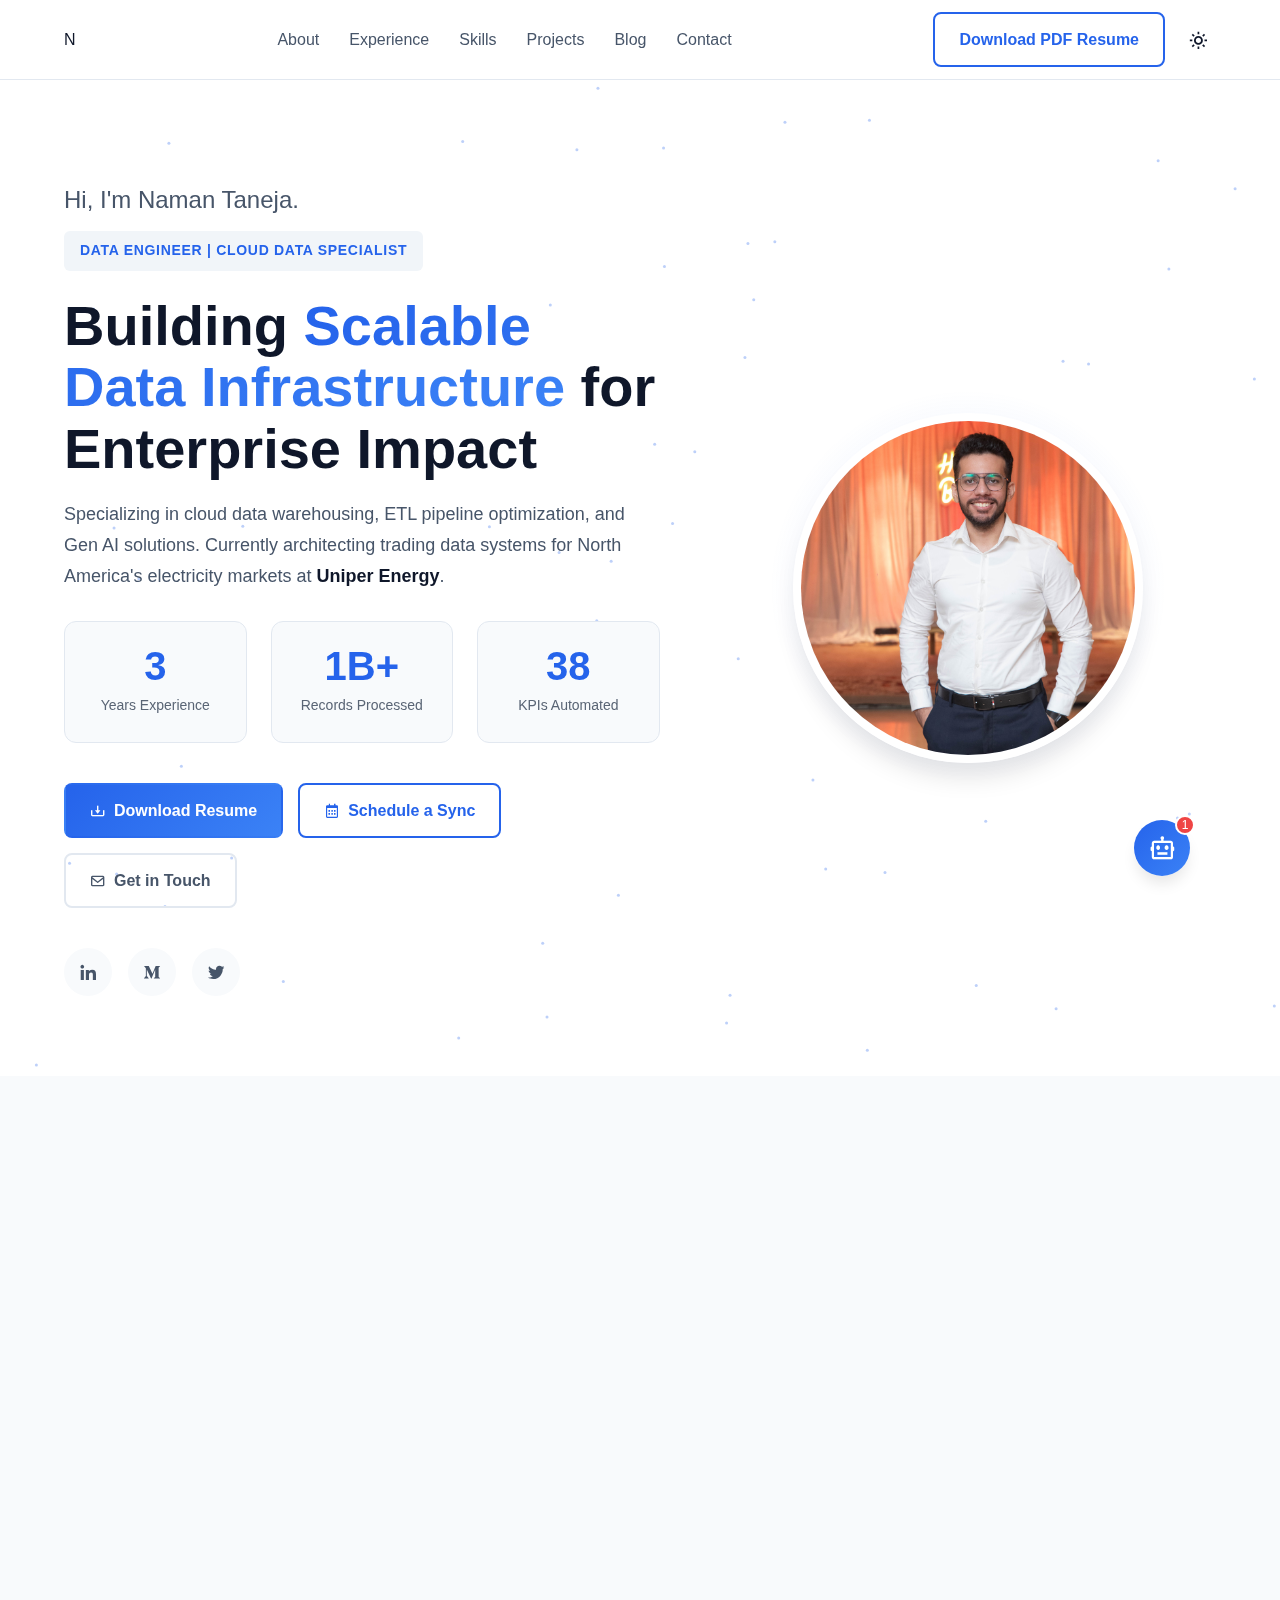
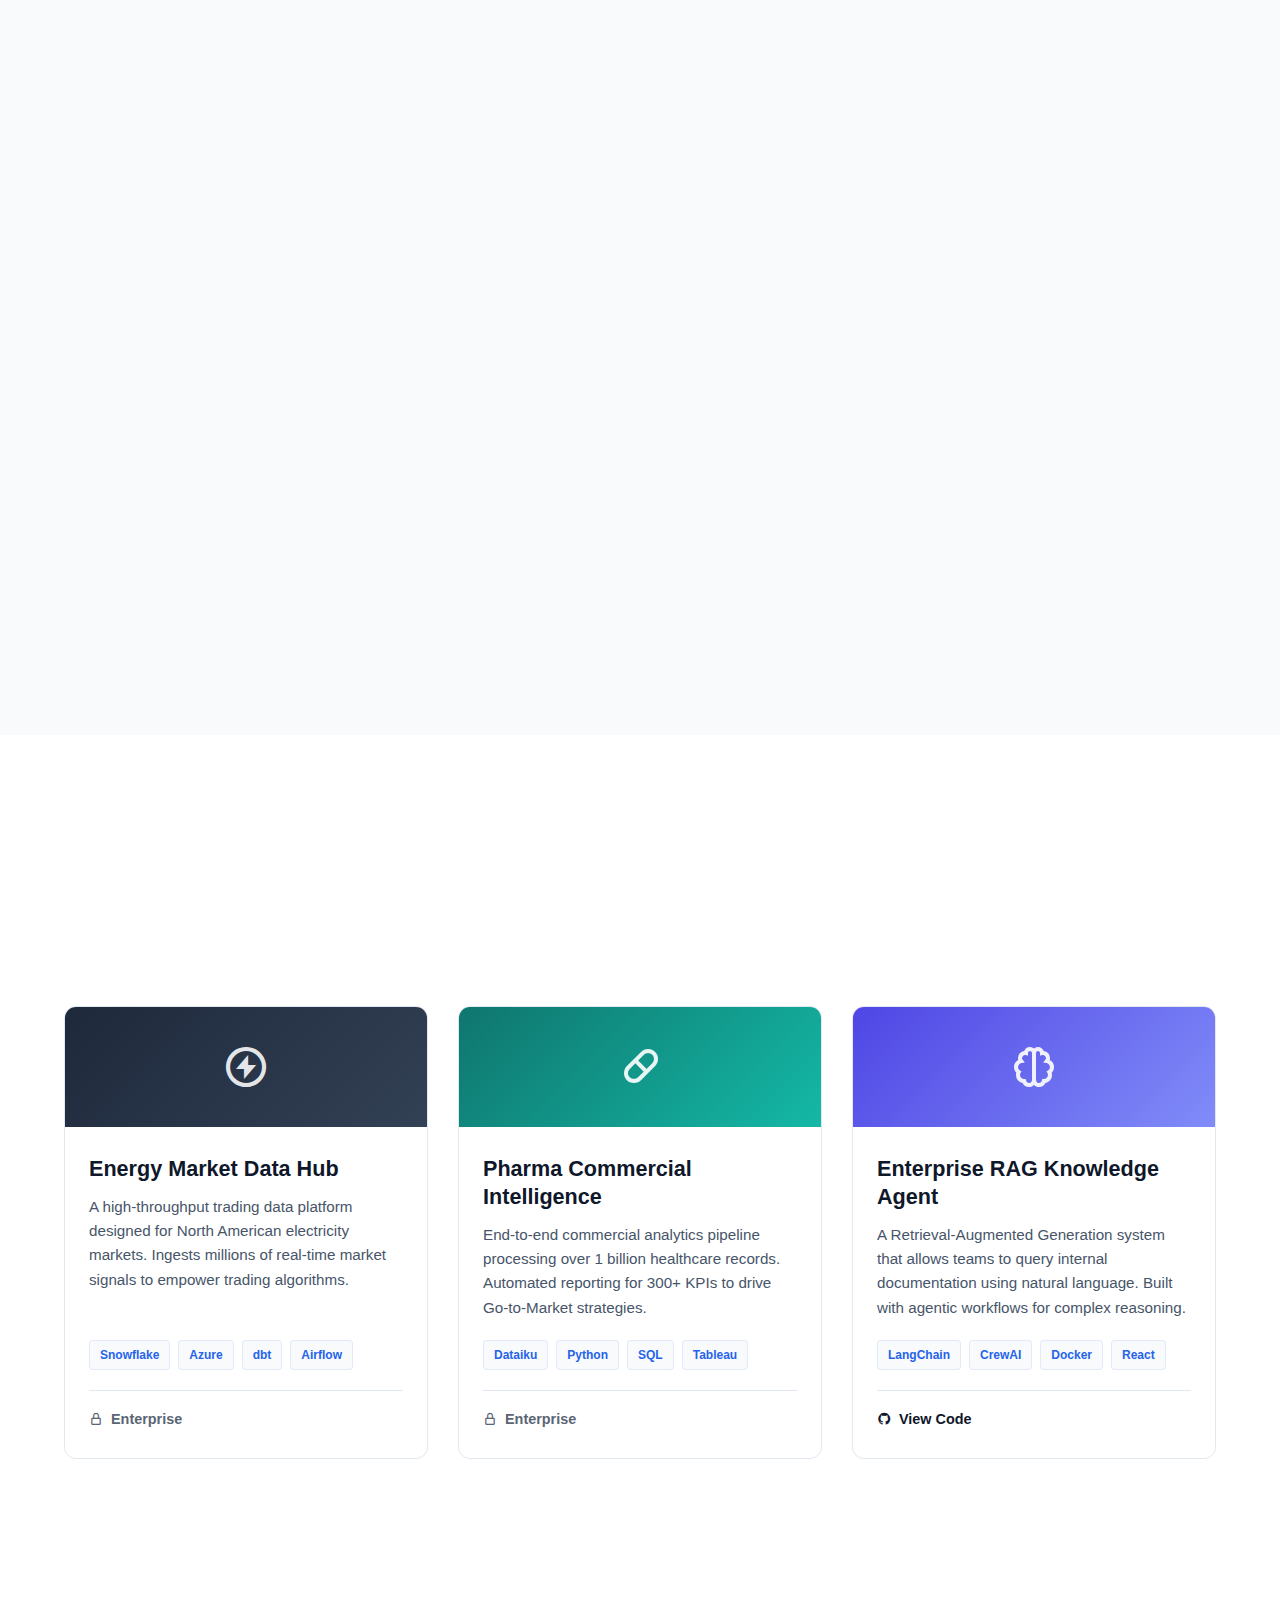
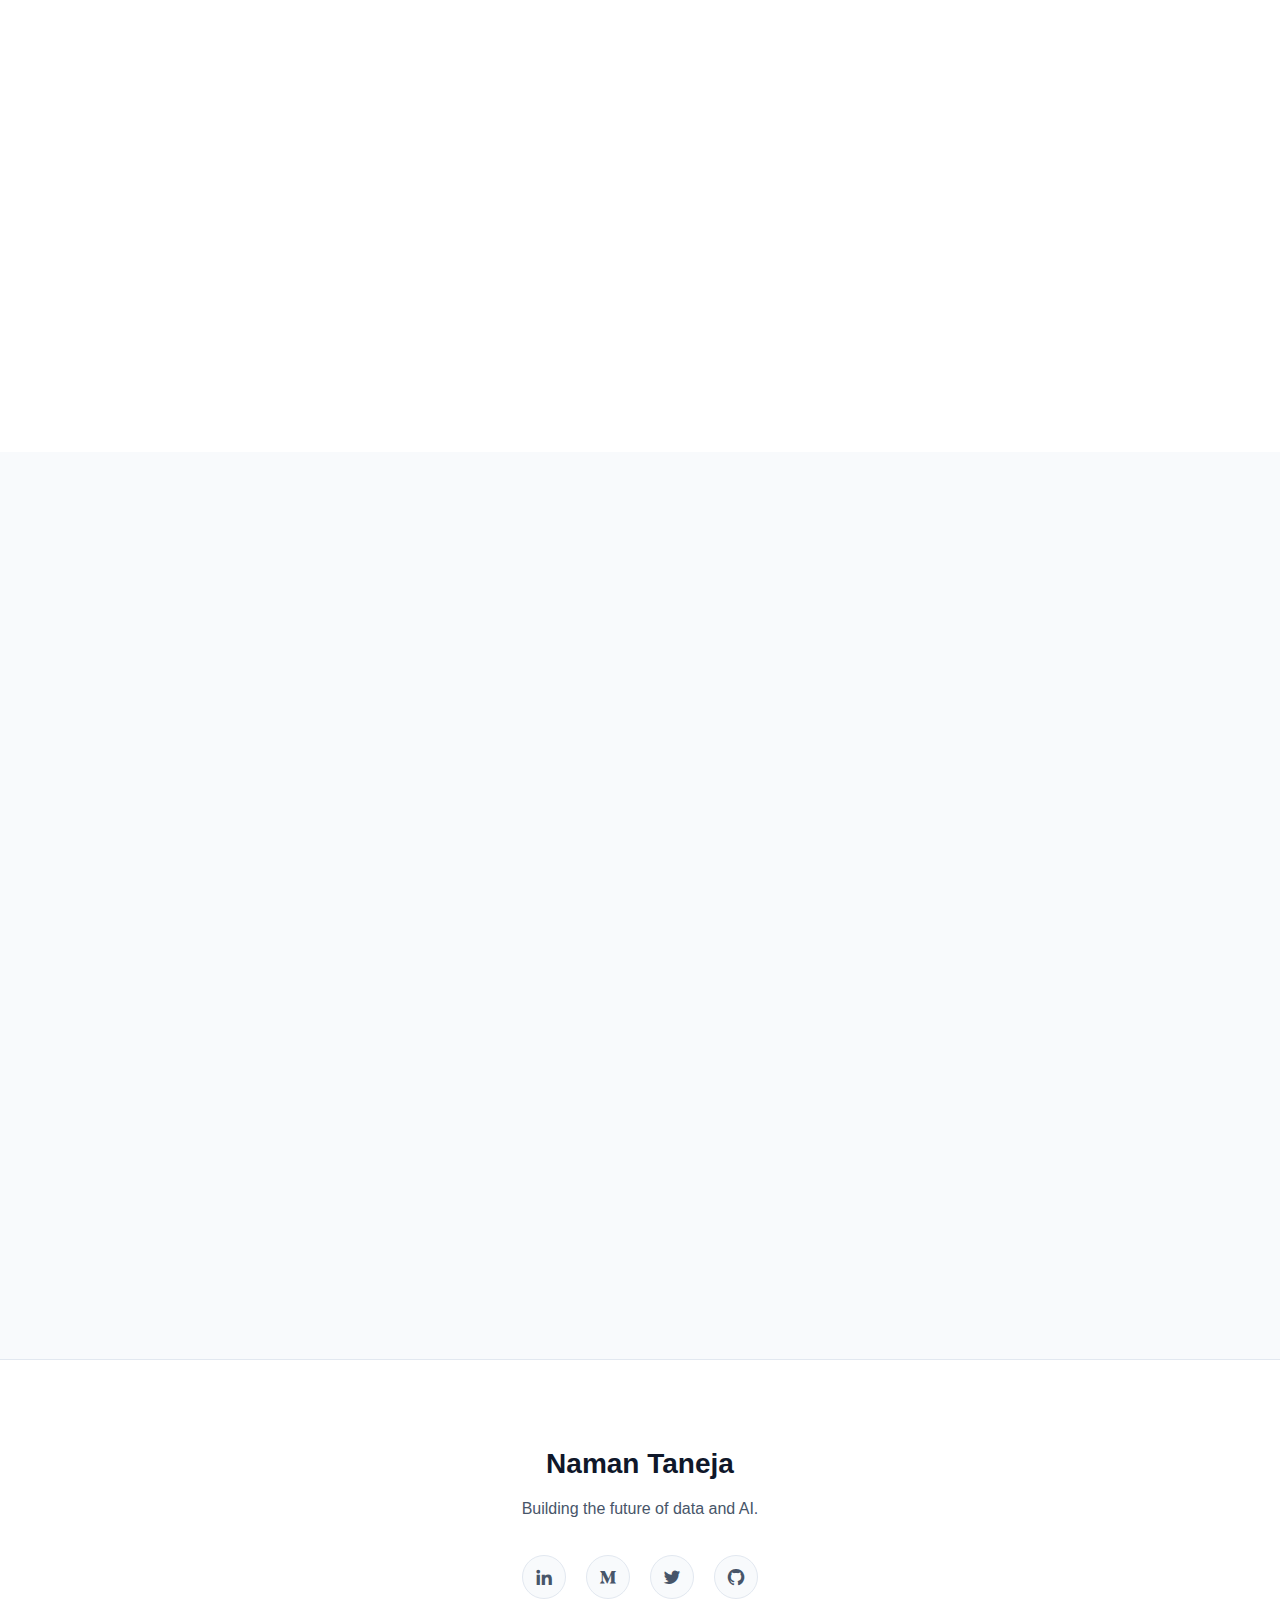
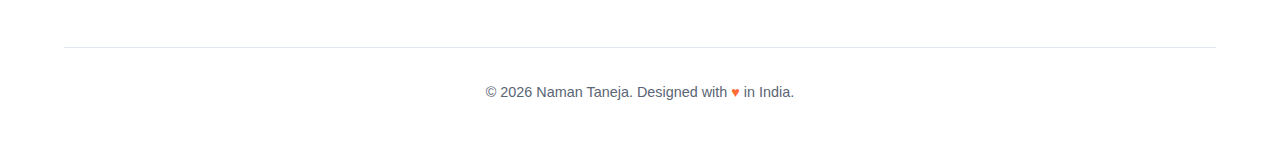
<file: index.html>
<!DOCTYPE html>
<html lang="en">

<head>
    <meta charset="UTF-8">
    <meta name="viewport" content="width=device-width, initial-scale=1.0">
    <meta name="description"
        content="Naman Taneja - Data Engineer specializing in cloud data platforms, ETL pipelines, and analytics. Currently building trading data infrastructure at Uniper.">
    <meta name="keywords" content="Data Engineer, Snowflake, Azure, DBT, Python, SQL, ETL, Data Pipeline">
    <meta name="author" content="Naman Taneja">

    <!-- Open Graph / Social Media -->
    <meta property="og:title" content="Naman Taneja | Data Engineer">
    <meta property="og:description"
        content="Data Engineer specializing in cloud data platforms and analytics infrastructure.">
    <meta property="og:type" content="website">

    <title>Naman Taneja | Data Engineer</title>

    <!-- Favicon -->
    <link rel="icon" type="image/svg+xml"
        href="data:image/svg+xml,<svg xmlns='http://www.w3.org/2000/svg' viewBox='0 0 100 100'><circle cx='50' cy='50' r='45' fill='%23ff6b35'/><text x='50' y='65' font-family='Arial' font-size='50' font-weight='bold' fill='white' text-anchor='middle'>N</text></svg>">

    <!-- Meta Tags -->
    <link rel="manifest" href="manifest.json">
    <meta name="theme-color" content="#2563eb">

    <script>
        if ('serviceWorker' in navigator && (window.location.protocol === 'https:' || window.location.hostname === 'localhost' || window.location.hostname === '127.0.0.1')) {
            navigator.serviceWorker.register('sw.js')
                .then(() => console.log('Service Worker Registered'))
                .catch((err) => console.log('Service Worker Failed', err));
        }
    </script>


    <!-- JSON-LD Structured Data (SEO) -->
    <script type="application/ld+json">
    {
        "@context": "https://schema.org",
        "@type": "Person",
        "name": "Naman Taneja",
        "jobTitle": "Data Engineer",
        "email": "er.namantaneja@gmail.com",
        "url": "https://namantaneja.com",
        "sameAs": [
            "https://www.linkedin.com/in/namantaneja167/",
            "https://medium.com/@namantaneja167",
            "https://x.com/naman_taneja_",
            "https://github.com/namantaneja167"
        ],
        "description": "Data Engineer specializing in cloud data platforms, ETL pipelines, and Gen AI solutions.",
        "worksFor": {
            "@type": "Organization",
            "name": "Uniper Energy"
        },
        "alumniOf": {
            "@type": "Organization",
            "name": "ZS Associates"
        }
    }
    </script>

    <!-- Content Security Policy -->
    <meta http-equiv="Content-Security-Policy" content="
        default-src 'self'; 
        script-src 'self' https://unpkg.com; 
        style-src 'self' 'unsafe-inline' https://fonts.googleapis.com https://unpkg.com; 
        font-src 'self' https://fonts.gstatic.com https://unpkg.com; 
        img-src 'self' data: https://*.medium.com https://img.icons8.com; 
        connect-src 'self' https://api.rss2json.com;
        form-action 'self' https://formspree.io;
        object-src 'none';
        frame-src 'none';
        base-uri 'self';
    ">

    <!-- Google Fonts - Modern Professional Pairing -->
    <link rel="preconnect" href="https://fonts.googleapis.com">
    <link rel="preconnect" href="https://fonts.gstatic.com" crossorigin>
    <link
        href="https://fonts.googleapis.com/css2?family=Open+Sans:wght@300;400;500;600;700&family=Poppins:wght@400;500;600;700;800&display=swap"
        rel="stylesheet">

    <!-- AOS Animation Library -->
    <link href="https://unpkg.com/aos@2.3.1/dist/aos.css" rel="stylesheet">

    <!-- Box Icons -->
    <link href="https://unpkg.com/boxicons@2.1.4/css/boxicons.min.css" rel="stylesheet">

    <!-- Custom CSS -->
    <link rel="stylesheet" href="css/style.css">
</head>

<body>
    <!-- Skip to Content Link (Accessibility) -->
    <a href="#hero" class="skip-to-content">Skip to main content</a>

    <!-- Header / Navigation -->
    <header class="header">
        <div class="container">
            <a href="#" class="logo">
                <span class="logo-icon">N</span>
            </a>
            <button class="menu-toggle" aria-label="Toggle menu" aria-expanded="false" aria-controls="main-nav">
                <span class="hamburger"></span>
            </button>
            <nav class="nav" id="main-nav">
                <a href="#about" class="nav-link">About</a>
                <a href="#experience" class="nav-link">Experience</a>
                <a href="#skills" class="nav-link">Skills</a>
                <a href="#projects" class="nav-link">Projects</a>
                <a href="#blog" class="nav-link">Blog</a>
                <a href="#contact" class="nav-link">Contact</a>
            </nav>
            <div class="header-actions">
                <a href="assets/Naman_Resume.pdf" class="btn btn-outline" target="_blank" rel="noopener noreferrer">
                    Download PDF Resume
                </a>
                <button class="theme-toggle" aria-label="Toggle dark mode" aria-pressed="false">
                    <i class='bx bx-sun' aria-hidden="true"></i>
                </button>
            </div>
        </div>
    </header>

    <!-- Main Content -->
    <main id="main-content">

        <!-- Hero Section - Professional Impact -->
        <section class="hero" id="hero">
            <canvas id="heroCanvas"></canvas>
            <div class="container hero-container">
                <div class="hero-content">
                    <h2 class="hero-greeting">Hi, I'm Naman Taneja.</h2>
                    <div class="hero-label">Data Engineer | Cloud Data Specialist</div>

                    <h1 class="hero-title">
                        Building <span class="text-gradient">Scalable Data Infrastructure</span> for Enterprise Impact
                    </h1>

                    <p class="hero-description">
                        Specializing in cloud data warehousing, ETL pipeline optimization, and Gen AI solutions.
                        Currently architecting trading data systems for North America's electricity markets at
                        <strong>Uniper Energy</strong>.
                    </p>

                    <div class="hero-metrics">
                        <div class="metric-card">
                            <div class="metric-number" data-count="3">0</div>
                            <div class="metric-label">Years Experience</div>
                        </div>
                        <div class="metric-card">
                            <div class="metric-number">1B+</div>
                            <div class="metric-label">Records Processed</div>
                        </div>
                        <div class="metric-card">
                            <div class="metric-number" data-count="50">0</div>
                            <div class="metric-label">KPIs Automated</div>
                        </div>
                    </div>

                    <div class="hero-cta">
                        <a href="assets/Naman_Resume.pdf" class="btn btn-primary" target="_blank"
                            rel="noopener noreferrer">
                            <i class='bx bx-download' aria-hidden="true"></i>
                            Download Resume
                        </a>
                        <a href="https://calendly.com/er-namantaneja/30min" target="_blank" rel="noopener noreferrer"
                            class="btn btn-outline">
                            <i class='bx bx-calendar'></i>
                            Schedule a Sync
                        </a>
                        <a href="#contact" class="btn btn-ghost">
                            <i class='bx bx-envelope'></i>
                            Get in Touch
                        </a>
                    </div>

                    <div class="hero-social">
                        <a href="https://www.linkedin.com/in/namantaneja167/" target="_blank" rel="noopener noreferrer"
                            class="social-link" aria-label="Visit Naman's LinkedIn profile">
                            <i class='bx bxl-linkedin' aria-hidden="true"></i>
                        </a>
                        <a href="https://medium.com/@namantaneja167" target="_blank" rel="noopener noreferrer"
                            class="social-link" aria-label="Read Naman's articles on Medium">
                            <i class='bx bxl-medium' aria-hidden="true"></i>
                        </a>
                        <a href="https://x.com/naman_taneja_" target="_blank" rel="noopener noreferrer"
                            class="social-link" aria-label="Follow Naman on X (Twitter)">
                            <i class='bx bxl-twitter' aria-hidden="true"></i>
                        </a>
                    </div>
                </div>

                <div class="hero-visual">
                    <div class="hero-image-wrapper">
                        <div class="hero-image-bg"></div>
                        <img src="images/profile.jpg" alt="Naman Taneja" class="hero-image" width="350" height="350"
                            loading="eager">
                    </div>
                </div>
            </div>
        </section>

        <!-- About Section - Professional Story -->
        <section class="about section" id="about">
            <div class="container">
                <div class="section-header" data-aos="fade-up">
                    <h2 class="section-title">About Me</h2>
                    <p class="section-subtitle">Transforming Complex Data into Business Value</p>
                </div>
                <div class="about-content">
                    <div class="about-story" data-aos="fade-up" data-aos-delay="100">
                        <p class="about-text">
                            I'm a Data Engineer with <strong>3+ years of experience</strong> specializing in cloud data
                            infrastructure, ETL pipeline optimization, and large-scale data processing across pharma and
                            energy industries. My passion lies in building robust, scalable data solutions that drive
                            measurable business outcomes.
                        </p>
                        <p class="about-text">
                            From healthcare analytics at <strong>ZS Associates</strong> to energy trading systems at
                            <strong>Uniper</strong>, I've architected ETL pipelines processing <strong>billions of
                                records</strong>, automated complex reporting workflows, and delivered enterprise Gen AI
                            solutions using RAG and agentic architectures.
                        </p>
                        <p class="about-text">
                            I thrive at the intersection of technical expertise and business impact — translating
                            stakeholder requirements into efficient data architectures, optimizing query performance for
                            10x faster insights, and building solutions that teams can confidently rely on.
                        </p>
                        <button class="read-more-btn" id="readMoreBtn">Read More</button>
                    </div>

                    <div class="about-highlights">
                        <div class="highlight-card" data-aos="fade-up" data-aos-delay="200">
                            <div class="highlight-icon">
                                <i class='bx bx-trending-up'></i>
                            </div>
                            <h3 class="highlight-title">Impact</h3>
                            <p class="highlight-text">Reduced processing time by 25%, automated 50+ KPIs, delivered 10x
                                query performance improvements</p>
                        </div>
                        <div class="highlight-card" data-aos="fade-up" data-aos-delay="300">
                            <div class="highlight-icon">
                                <i class='bx bx-server'></i>
                            </div>
                            <h3 class="highlight-title">Scale</h3>
                            <p class="highlight-text">Managed 1B+ healthcare records, built systems for 300+ KPIs,
                                architected trading data pipelines</p>
                        </div>
                        <div class="highlight-card" data-aos="fade-up" data-aos-delay="400">
                            <div class="highlight-icon">
                                <i class='bx bx-brain'></i>
                            </div>
                            <h3 class="highlight-title">Innovation</h3>
                            <p class="highlight-text">Pioneered Gen AI solutions with RAG, implemented CI/CD pipelines,
                                modernized data architectures</p>
                        </div>
                    </div>

                    <div class="tech-stack-section" data-aos="fade-up" data-aos-delay="500">
                        <h3 class="tech-stack-title">Core Technologies</h3>
                        <div class="tech-badges">
                            <span class="tech-badge-pro">Snowflake</span>
                            <span class="tech-badge-pro">Python</span>
                            <span class="tech-badge-pro">SQL</span>
                            <span class="tech-badge-pro">Azure</span>
                            <span class="tech-badge-pro">DBT</span>
                            <span class="tech-badge-pro">Power BI</span>
                            <span class="tech-badge-pro">Docker</span>
                            <span class="tech-badge-pro">Airflow</span>
                        </div>
                    </div>

                    <div class="about-meta" data-aos="fade-up" data-aos-delay="600">
                        <div class="meta-item">
                            <i class='bx bx-map'></i>
                            <span>Based in India</span>
                        </div>
                        <div class="meta-item">
                            <i class='bx bx-world'></i>
                            <span>English, Hindi</span>
                        </div>
                    </div>
                </div>
            </div>
        </section>

        <!-- Experience Section - Professional Timeline -->
        <section class="experience section" id="experience">
            <div class="container">
                <div class="section-header" data-aos="fade-up">
                    <h2 class="section-title">Experience</h2>
                    <p class="section-subtitle">Building Data Solutions Across Industries</p>
                </div>
                <div class="experience-timeline">
                    <!-- Uniper -->
                    <div class="experience-card" data-aos="fade-up" data-aos-delay="100">
                        <div class="experience-logo">
                            <div class="company-logo">
                                <i class='bx bx-bolt-circle'></i>
                            </div>
                            <div class="timeline-line"></div>
                        </div>
                        <div class="experience-content">
                            <div class="experience-header">
                                <div class="company-info">
                                    <h3 class="company-name">
                                        <a href="https://www.uniper.energy/" target="_blank"
                                            rel="noopener noreferrer">Uniper Energy</a>
                                        <span class="current-badge">Current Role</span>
                                    </h3>
                                    <p class="job-title">Data Engineering Consultant</p>
                                </div>
                                <div class="duration">
                                    <i class='bx bx-calendar'></i>
                                    <span>Oct 2024 - Present</span>
                                </div>
                            </div>
                            <p class="experience-description">
                                Architecting trading data systems for North America's electricity markets, managing
                                complex data migration projects, and implementing end-to-end cloud data solutions.
                            </p>
                            <ul class="achievement-list">
                                <li>Built scalable data pipelines for <strong>millions of trading records</strong> using
                                    Snowflake and Azure</li>
                                <li>Designed and implemented DBT-based data transformations with <strong>CI/CD
                                        automation</strong></li>
                                <li>Delivered data solutions supporting <strong>critical business
                                        decision-making</strong></li>
                            </ul>
                            <div class="tech-tags">
                                <span class="tech-tag">Snowflake</span>
                                <span class="tech-tag">Azure</span>
                                <span class="tech-tag">DBT</span>
                                <span class="tech-tag">CI/CD</span>
                            </div>
                        </div>
                    </div>

                    <!-- ZS Associates - Full Time -->
                    <div class="experience-card" data-aos="fade-up" data-aos-delay="200">
                        <div class="experience-logo">
                            <div class="company-logo">
                                <i class='bx bx-line-chart'></i>
                            </div>
                            <div class="timeline-line"></div>
                        </div>
                        <div class="experience-content">
                            <div class="experience-header">
                                <div class="company-info">
                                    <h3 class="company-name">
                                        <a href="https://www.zs.com/" target="_blank" rel="noopener noreferrer">ZS
                                            Associates</a>
                                    </h3>
                                    <p class="job-title">BTSA Associate - Data Engineer</p>
                                </div>
                                <div class="duration">
                                    <i class='bx bx-calendar'></i>
                                    <span>2022 - 2024</span>
                                </div>
                            </div>
                            <p class="experience-description">
                                Partnered with the largest US pharma company to develop Go-to-Market reports and
                                advanced analytics solutions for <strong>300+ business KPIs</strong>.
                            </p>
                            <ul class="achievement-list">
                                <li>Managed ETL processes for <strong>1 billion+ healthcare records</strong> using
                                    Snowflake and Dataiku DSS</li>
                                <li>Cut processing time by <strong>25%</strong> through query optimization and workflow
                                    automation</li>
                                <li>Built automated reporting dashboards and maintained data accuracy through rigorous
                                    QA/QC cycles</li>
                            </ul>
                            <div class="tech-tags">
                                <span class="tech-tag">Snowflake</span>
                                <span class="tech-tag">Dataiku DSS</span>
                                <span class="tech-tag">Python</span>
                                <span class="tech-tag">Tableau</span>
                            </div>
                        </div>
                    </div>

                    <!-- ZS Associates - Intern -->
                    <div class="experience-card" data-aos="fade-up" data-aos-delay="300">
                        <div class="experience-logo">
                            <div class="company-logo">
                                <i class='bx bx-line-chart'></i>
                            </div>
                            <div class="timeline-line"></div>
                        </div>
                        <div class="experience-content">
                            <div class="experience-header">
                                <div class="company-info">
                                    <h3 class="company-name">
                                        <a href="https://www.zs.com/" target="_blank" rel="noopener noreferrer">ZS
                                            Associates</a>
                                    </h3>
                                    <p class="job-title">BTSA Associate Intern</p>
                                </div>
                                <div class="duration">
                                    <i class='bx bx-calendar'></i>
                                    <span>2022</span>
                                </div>
                            </div>
                            <p class="experience-description">
                                Streamlined machine learning workflows and implemented MLOps best practices to improve
                                model deployment scalability.
                            </p>
                            <ul class="achievement-list">
                                <li>Improved ML workflow scalability by <strong>20%</strong> using MLOps automation</li>
                                <li>Implemented <strong>CI/CD pipelines</strong> and data orchestration for faster
                                    deployments</li>
                                <li>Centralized configuration management and data versioning for <strong>better team
                                        collaboration</strong></li>
                            </ul>
                            <div class="tech-tags">
                                <span class="tech-tag">MLOps</span>
                                <span class="tech-tag">CI/CD</span>
                                <span class="tech-tag">Data Versioning</span>
                            </div>
                        </div>
                    </div>
                </div>
            </div>
        </section>

        <!-- Education & Skills Section -->
        <section class="skills section" id="skills">
            <div class="container">
                <div class="section-header" data-aos="fade-up">
                    <h2 class="section-title">Capabilities</h2>
                    <p class="section-subtitle">Education & Technical Expertise</p>
                </div>
                <div class="skills-content">
                    <div class="education" data-aos="fade-right" data-aos-delay="200">
                        <div class="education-item">
                            <div class="edu-icon">
                                <i class='bx bxs-graduation'></i>
                            </div>
                            <div class="edu-info">
                                <h3 class="edu-title">Gen AI Engineer Apprenticeship - 2024</h3>
                                <p class="edu-description">
                                    100x Engineers. Intensive program covering model fine-tuning (DreamBooth, Stable
                                    Diffusion), full-stack LLM applications, RAG architectures, and AI agents using
                                    LangChain, CrewAI, and Ollama.
                                </p>
                            </div>
                        </div>
                        <div class="education-item">
                            <div class="edu-icon">
                                <i class='bx bxs-certification'></i>
                            </div>
                            <div class="edu-info">
                                <h3 class="edu-title">B.Tech in Computer Science - 2022</h3>
                                <p class="edu-description">
                                    Guru Gobind Singh Indraprastha University, Delhi.
                                </p>
                            </div>
                        </div>
                        <div class="education-item">
                            <div class="edu-icon">
                                <i class='bx bxs-school'></i>
                            </div>
                            <div class="edu-info">
                                <h3 class="edu-title">Non Medical Science - 2018</h3>
                                <p class="edu-description">
                                    Ryan International School, Delhi.
                                </p>
                            </div>
                        </div>
                    </div>
                    <div class="skills-grid-wrapper" data-aos="fade-left" data-aos-delay="200">
                        <div class="skills-filter" id="skillsFilter">
                            <!-- Filters will be generated dynamically -->
                        </div>
                        <div class="skills-grid" id="skillsGrid">
                            <!-- Skills will be rendered dynamically -->
                        </div>
                    </div>
                </div>
            </div>
        </section>

        <!-- Projects Section - Featured Architectures -->
        <section class="projects section" id="projects">
            <div class="container">
                <div class="section-header" data-aos="fade-up">
                    <h2 class="section-title">Featured Architectures</h2>
                    <p class="section-subtitle">Engineering Scalable Solutions & Intelligent Systems</p>
                </div>
                <div class="projects-grid" id="projectsGrid">
                    <!-- Projects will be rendered dynamically -->
                </div>
            </div>
        </section>

        <!-- Blog Section - Matrix Feed -->
        <section class="blog section" id="blog">
            <div class="container">
                <div class="section-header" data-aos="fade-up">
                    <h2 class="section-title">Latest Articles</h2>
                    <p class="section-subtitle">Insights on Data Engineering, Cloud Architecture & Analytics</p>
                </div>
                <div class="blog-content" data-aos="fade-up" data-aos-delay="200">
                    <div class="blog-grid" id="blogGrid">
                        <!-- Skeleton loading cards removed -->
                    </div>
                    <div class="blog-cta">
                        <a href="https://medium.com/@namantaneja167" target="_blank" rel="noopener noreferrer"
                            class="btn btn-outline">
                            View All Articles on Medium
                            <i class='bx bx-right-arrow-alt'></i>
                        </a>
                    </div>
                </div>
            </div>
        </section>

        <!-- Contact Section - Terminal Interface -->
        <section class="contact section" id="contact">
            <div class="container">
                <div class="section-header" data-aos="fade-up">
                    <h2 class="section-title">Get In Touch</h2>
                    <p class="section-subtitle">Let's discuss how I can help with your data engineering needs</p>
                </div>
                <div class="contact-content">
                    <div class="contact-form-wrapper" data-aos="fade-right" data-aos-delay="200">
                        <form class="contact-form" id="contactForm" action="https://formspree.io/f/xvgebpon"
                            method="POST">
                            <div class="form-row">
                                <div class="form-group">
                                    <label for="name">Name *</label>
                                    <input type="text" id="name" name="name" required>
                                </div>
                                <div class="form-group">
                                    <label for="email">Email *</label>
                                    <input type="email" id="email" name="email" required>
                                </div>
                            </div>
                            <div class="form-group">
                                <label for="message">Message *</label>
                                <textarea id="message" name="message" rows="5" required></textarea>
                            </div>
                            <button type="submit" class="btn btn-primary" id="submitBtn">
                                <span class="btn-text">Send Message</span>
                                <span class="btn-loading" style="display: none;">
                                    <i class='bx bx-loader-alt bx-spin'></i>
                                    Sending...
                                </span>
                                <i class='bx bx-send btn-icon'></i>
                            </button>
                        </form>
                        <!-- Success Message -->
                        <div class="form-success" id="formSuccess" style="display: none;">
                            <div class="success-icon">
                                <i class='bx bx-check-circle'></i>
                            </div>
                            <h3>Message Sent!</h3>
                            <p>Thank you for reaching out. I'll get back to you as soon as possible.</p>
                            <button class="btn btn-outline" id="sendAnother">
                                <i class='bx bx-envelope'></i>
                                Send Another Message
                            </button>
                        </div>
                    </div>
                    <div class="contact-info" data-aos="fade-left" data-aos-delay="200">
                        <h3 class="contact-info-title">Connect With Me</h3>
                        <p class="response-time">I typically respond within 24 hours</p>
                        <div class="contact-socials">
                            <a href="https://calendly.com/er-namantaneja/30min" target="_blank"
                                rel="noopener noreferrer" class="social-button schedule">
                                <i class='bx bx-calendar-event'></i>
                                <span>Schedule a Sync</span>
                            </a>
                            <a href="https://www.linkedin.com/in/namantaneja167/" target="_blank"
                                rel="noopener noreferrer" class="social-button linkedin">
                                <i class='bx bxl-linkedin-square'></i>
                                <span>LinkedIn</span>
                            </a>
                            <a href="https://medium.com/@namantaneja167" target="_blank" rel="noopener noreferrer"
                                class="social-button medium">
                                <i class='bx bxl-medium-square'></i>
                                <span>Medium</span>
                            </a>
                            <a href="https://x.com/naman_taneja_" target="_blank" rel="noopener noreferrer"
                                class="social-button twitter">
                                <i class='bx bxl-twitter'></i>
                                <span>X / Twitter</span>
                            </a>
                        </div>
                        <div class="contact-details">
                            <div class="email-card">
                                <i class='bx bx-envelope'></i>
                                <a href="mailto:er.namantaneja@gmail.com"
                                    class="email-link">er.namantaneja@gmail.com</a>
                                <button class="copy-email" data-email="er.namantaneja@gmail.com" title="Copy email">
                                    <i class='bx bx-copy'></i>
                                </button>
                            </div>
                        </div>
                    </div>
                </div>
            </div>
        </section>

    </main><!-- End Main Content -->

    <!-- Back to Top Button -->
    <button class="back-to-top" id="backToTop" aria-label="Back to top">
        <i class='bx bx-chevron-up' aria-hidden="true"></i>
    </button>

    <!-- AI Chat Widget -->
    <div class="chat-widget">
        <button class="chat-toggle" id="chatToggle" aria-label="Chat with AI Agent">
            <i class='bx bx-bot' aria-hidden="true"></i>
            <span class="chat-badge">1</span>
        </button>

        <div class="chat-window" id="chatWindow">
            <div class="chat-header">
                <div class="chat-header-info">
                    <div class="chat-avatar">
                        <i class='bx bx-bot'></i>
                    </div>
                    <div class="chat-title">
                        <h3>Naman's AI Agent</h3>
                        <span class="status-indicator">Online</span>
                    </div>
                </div>
                <button class="chat-close" id="chatClose" aria-label="Close chat">
                    <i class='bx bx-x' aria-hidden="true"></i>
                </button>
            </div>

            <div class="chat-messages" id="chatMessages" aria-live="polite" aria-label="Chat messages">
                <!-- Messages will appear here -->
                <div class="message bot">
                    <div class="message-content">
                        Hi there! I'm a simulated AI trained on Naman's professional background. You can ask me about
                        his <strong>skills</strong>, <strong>experience</strong>, or <strong>projects</strong>. How can
                        I help?
                    </div>
                    <div class="message-time">Just now</div>
                </div>
            </div>

            <div class="chat-prompts" id="chatPrompts">
                <!-- Prompts generated dynamically -->
            </div>

            <form class="chat-input-area" id="chatForm">
                <input type="text" id="chatInput" placeholder="Ask me anything..." autocomplete="off">
                <button type="submit" class="chat-send" aria-label="Send message">
                    <i class='bx bx-send' aria-hidden="true"></i>
                </button>
            </form>
        </div>
    </div>

    <!-- Footer -->
    <footer class="footer">
        <div class="container">
            <div class="footer-brand">
                <a href="#" class="footer-logo">Naman Taneja</a>
                <p class="footer-tagline">Building the future of data and AI.</p>
            </div>

            <div class="footer-socials">
                <a href="https://www.linkedin.com/in/namantaneja167/" target="_blank" rel="noopener noreferrer"
                    aria-label="LinkedIn">
                    <i class='bx bxl-linkedin'></i>
                </a>
                <a href="https://medium.com/@namantaneja167" target="_blank" rel="noopener noreferrer"
                    aria-label="Medium">
                    <i class='bx bxl-medium'></i>
                </a>
                <a href="https://x.com/naman_taneja_" target="_blank" rel="noopener noreferrer"
                    aria-label="X (Twitter)">
                    <i class='bx bxl-twitter'></i>
                </a>
                <a href="https://github.com/namantaneja167" target="_blank" rel="noopener noreferrer"
                    aria-label="GitHub">
                    <i class='bx bxl-github'></i>
                </a>
            </div>

            <div class="footer-bottom">
                <p>&copy; 2026 Naman Taneja. Designed with <span class="heart">♥</span> in India.</p>
            </div>
        </div>
    </footer>

    <!-- AOS Animation Library -->
    <script src="https://unpkg.com/aos@2.3.1/dist/aos.js"></script>

    <!-- Custom JavaScript (Order: StateManager → ChatService → Data → Main) -->
    <script src="js/StateManager.js"></script>
    <script src="js/ChatService.js"></script>
    <script src="js/data.js"></script>
    <script src="js/main.js"></script>
</body>

</html>
</file>
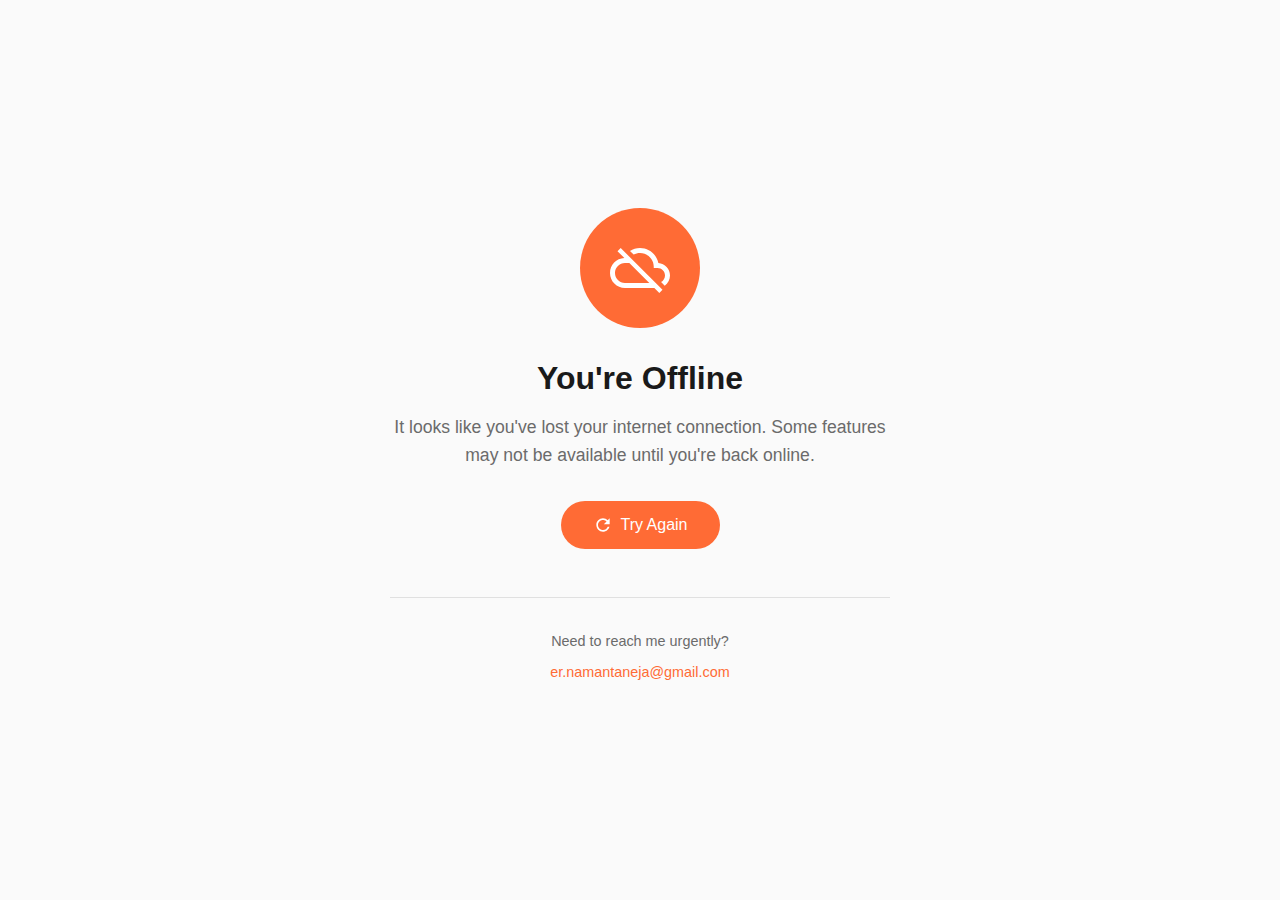
<file: offline.html>
<!DOCTYPE html>
<html lang="en">
<head>
    <meta charset="UTF-8">
    <meta name="viewport" content="width=device-width, initial-scale=1.0">
    <title>Offline | Naman Taneja</title>
    <link rel="icon" type="image/svg+xml" href="data:image/svg+xml,<svg xmlns='http://www.w3.org/2000/svg' viewBox='0 0 100 100'><circle cx='50' cy='50' r='45' fill='%23ff6b35'/><text x='50' y='65' font-family='Arial' font-size='50' font-weight='bold' fill='white' text-anchor='middle'>N</text></svg>">
    <style>
        * {
            margin: 0;
            padding: 0;
            box-sizing: border-box;
        }
        
        body {
            font-family: 'Inter', -apple-system, BlinkMacSystemFont, sans-serif;
            min-height: 100vh;
            display: flex;
            align-items: center;
            justify-content: center;
            background-color: #fafafa;
            color: #1a1a1a;
            padding: 24px;
        }
        
        .offline-container {
            text-align: center;
            max-width: 500px;
        }
        
        .offline-icon {
            width: 120px;
            height: 120px;
            background-color: #ff6b35;
            border-radius: 50%;
            display: flex;
            align-items: center;
            justify-content: center;
            margin: 0 auto 32px;
        }
        
        .offline-icon svg {
            width: 60px;
            height: 60px;
            fill: white;
        }
        
        h1 {
            font-size: 2rem;
            font-weight: 700;
            margin-bottom: 16px;
        }
        
        p {
            font-size: 1.1rem;
            color: #6b6b6b;
            line-height: 1.6;
            margin-bottom: 32px;
        }
        
        .retry-btn {
            display: inline-flex;
            align-items: center;
            gap: 8px;
            padding: 14px 32px;
            background-color: #ff6b35;
            color: white;
            border: none;
            border-radius: 50px;
            font-size: 1rem;
            font-weight: 500;
            cursor: pointer;
            transition: all 0.3s ease;
        }
        
        .retry-btn:hover {
            background-color: #e55a2b;
            transform: translateY(-2px);
        }
        
        .contact-info {
            margin-top: 48px;
            padding-top: 32px;
            border-top: 1px solid #e0e0e0;
        }
        
        .contact-info p {
            font-size: 0.9rem;
            margin-bottom: 8px;
        }
        
        .contact-info a {
            color: #ff6b35;
            text-decoration: none;
        }
        
        .contact-info a:hover {
            text-decoration: underline;
        }
    </style>
</head>
<body>
    <div class="offline-container">
        <div class="offline-icon">
            <svg xmlns="http://www.w3.org/2000/svg" viewBox="0 0 24 24">
                <path d="M19.35 10.04C18.67 6.59 15.64 4 12 4c-1.48 0-2.85.43-4.01 1.17l1.46 1.46C10.21 6.23 11.08 6 12 6c3.04 0 5.5 2.46 5.5 5.5v.5H19c1.66 0 3 1.34 3 3 0 1.13-.64 2.11-1.56 2.62l1.45 1.45C23.16 18.16 24 16.68 24 15c0-2.64-2.05-4.78-4.65-4.96zM3 5.27l2.75 2.74C2.56 8.15 0 10.77 0 14c0 3.31 2.69 6 6 6h11.73l2 2L21 20.73 4.27 4 3 5.27zM7.73 10l8 8H6c-2.21 0-4-1.79-4-4s1.79-4 4-4h1.73z"/>
            </svg>
        </div>
        <h1>You're Offline</h1>
        <p>It looks like you've lost your internet connection. Some features may not be available until you're back online.</p>
        <button class="retry-btn" onclick="window.location.reload()">
            <svg xmlns="http://www.w3.org/2000/svg" width="20" height="20" viewBox="0 0 24 24" fill="currentColor">
                <path d="M17.65 6.35C16.2 4.9 14.21 4 12 4c-4.42 0-7.99 3.58-7.99 8s3.57 8 7.99 8c3.73 0 6.84-2.55 7.73-6h-2.08c-.82 2.33-3.04 4-5.65 4-3.31 0-6-2.69-6-6s2.69-6 6-6c1.66 0 3.14.69 4.22 1.78L13 11h7V4l-2.35 2.35z"/>
            </svg>
            Try Again
        </button>
        <div class="contact-info">
            <p>Need to reach me urgently?</p>
            <p><a href="mailto:er.namantaneja@gmail.com">er.namantaneja@gmail.com</a></p>
        </div>
    </div>
</body>
</html>
</file>
<file: css/style.css>
/* ============================================
   Naman Taneja - Portfolio Website
   Master Stylesheet (Verified & Consolidated)
   ============================================ */

/* ------------------------------------------------------------------
   1. VARIABLES & THEME
   ------------------------------------------------------------------ */
:root {
    --primary-blue: #2563eb;
    --primary-blue-dark: #1e40af;
    --primary-blue-light: #3b82f6;
    --accent-orange: #FF6B35;

    --bg-white: #ffffff;
    --bg-light: #f8fafc;
    --bg-gray: #f1f5f9;

    --text-primary: #0f172a;
    --text-secondary: #475569;
    --text-muted: #5a6575;
    --text-inverse: #ffffff;

    --success-green: #22C55E;
    --error-red: #EF4444;

    --border-light: #e2e8f0;

    --shadow-sm: 0 1px 2px 0 rgba(0, 0, 0, 0.05);
    --shadow-md: 0 4px 6px -1px rgba(0, 0, 0, 0.1);
    --shadow-lg: 0 10px 15px -3px rgba(0, 0, 0, 0.1);
    --shadow-xl: 0 20px 25px -5px rgba(0, 0, 0, 0.1);

    --gradient-primary: linear-gradient(135deg, #2563eb 0%, #3b82f6 100%);

    --font-primary: 'Open Sans', sans-serif;
    --font-display: 'Poppins', sans-serif;

    --section-padding: 100px 0;
    --container-width: 1200px;

    /* Motion System - Unified Transitions */
    --ease-standard: cubic-bezier(0.4, 0.0, 0.2, 1);
    --ease-in-out: cubic-bezier(0.4, 0.0, 0.6, 1);
    --ease-out: cubic-bezier(0.0, 0.0, 0.2, 1);
    --ease-bounce: cubic-bezier(0.175, 0.885, 0.32, 1.275);
    --duration-fast: 150ms;
    --duration-mid: 250ms;
    --duration-slow: 400ms;
}

[data-theme="dark"] {
    --bg-white: #0f172a;
    /* Slate 900 */
    --bg-light: #1e293b;
    /* Slate 800 */
    --bg-gray: #334155;
    /* Slate 700 */
    --text-primary: #f1f5f9;
    /* Slate 100 */
    --text-secondary: #cbd5e1;
    /* Slate 300 */
    --text-muted: #94a3b8;
    /* Slate 400 */
    --border-light: #334155;
    --primary-blue: #3b82f6;
    --shadow-sm: 0 1px 2px 0 rgba(0, 0, 0, 0.3);
    --shadow-md: 0 4px 6px -1px rgba(0, 0, 0, 0.4);
}

/* ------------------------------------------------------------------
   2. RESET & BASE STYLES
   ------------------------------------------------------------------ */
*,
*::before,
*::after {
    margin: 0;
    padding: 0;
    box-sizing: border-box;
}

html {
    scroll-behavior: smooth;
    font-size: 16px;
    transition: background-color var(--duration-mid) var(--ease-standard);
    overflow-x: hidden;
    max-width: 100vw;
}

body {
    font-family: var(--font-primary);
    color: var(--text-primary);
    background-color: var(--bg-white);
    line-height: 1.7;
    padding-top: 80px;
    /* Header height */
    overflow-x: hidden;
    max-width: 100vw;
    position: relative;
}

/* Styled scrollbars for supported browsers */
::-webkit-scrollbar {
    width: 8px;
    height: 8px;
}

::-webkit-scrollbar-track {
    background: var(--bg-light);
}

::-webkit-scrollbar-thumb {
    background: var(--border-light);
    border-radius: 4px;
}

::-webkit-scrollbar-thumb:hover {
    background: var(--text-muted);
}

a {
    text-decoration: none;
    color: inherit;
    transition: color var(--duration-fast) var(--ease-standard);
}

ul {
    list-style: none;
}

img {
    max-width: 100%;
    display: block;
}

/* Skip to main content - Accessibility */
.skip-to-content {
    position: absolute;
    top: -100px;
    left: 0;
    z-index: 9999;
    padding: 12px 20px;
    background: var(--primary-blue);
    color: white;
    font-weight: 600;
    border-radius: 0 0 8px 0;
    transition: top var(--duration-mid) var(--ease-standard);
}

.skip-to-content:focus {
    top: 0;
    outline: 3px solid var(--accent-orange);
    outline-offset: 2px;
}

/* Screen Reader Only - Accessibility */
.sr-only {
    position: absolute;
    width: 1px;
    height: 1px;
    padding: 0;
    margin: -1px;
    overflow: hidden;
    clip: rect(0, 0, 0, 0);
    white-space: nowrap;
    border: 0;
}

.container {
    max-width: var(--container-width);
    margin: 0 auto;
    padding: 0 24px;
    overflow-x: hidden;
}

.section {
    padding: var(--section-padding);
    position: relative;
    z-index: 1;
}

.text-gradient {
    background: var(--gradient-primary);
    -webkit-background-clip: text;
    background-clip: text;
    -webkit-text-fill-color: transparent;
}

/* Section Headers */
.section-header {
    text-align: center;
    margin-bottom: 60px;
}

.section-title {
    font-family: var(--font-display);
    font-size: 2.5rem;
    font-weight: 700;
    margin-bottom: 12px;
}

.section-subtitle {
    font-size: 1.125rem;
    color: var(--text-secondary);
    font-weight: 400;
}

/* ------------------------------------------------------------------
   3. COMPONENTS (Buttons, Cards, Etc.)
   ------------------------------------------------------------------ */
.btn {
    display: inline-flex;
    align-items: center;
    gap: 8px;
    padding: 12px 24px;
    border-radius: 8px;
    font-weight: 600;
    cursor: pointer;
    transition: all var(--duration-fast) var(--ease-standard);
    border: 2px solid transparent;
    font-size: 1rem;
}

.btn-primary {
    background: var(--gradient-primary);
    color: white;
}

.btn-primary:hover {
    transform: translateY(-2px);
    box-shadow: var(--shadow-lg);
}

.btn-outline {
    border-color: var(--primary-blue);
    color: var(--primary-blue);
    background: transparent;
}

.btn-outline:hover {
    background: var(--primary-blue);
    color: white;
    transform: translateY(-2px);
    box-shadow: var(--shadow-md);
}

.btn-ghost {
    border-color: var(--border-light);
    color: var(--text-secondary);
    background: transparent;
}

.btn-ghost:hover {
    border-color: var(--primary-blue);
    color: var(--primary-blue);
    background: var(--bg-light);
    transform: translateY(-2px);
}

/* Button Loading State */
.btn-loading {
    display: flex;
    align-items: center;
    gap: 8px;
}

.bx-spin {
    animation: spin 1s linear infinite;
}

@keyframes spin {
    0% {
        transform: rotate(0deg);
    }

    100% {
        transform: rotate(360deg);
    }
}

/* Focus States - Accessibility (High-contrast ring for both Light/Dark modes) */
.btn:focus-visible,
.nav-link:focus-visible,
.social-link:focus-visible,
.social-button:focus-visible,
.theme-toggle:focus-visible,
.menu-toggle:focus-visible,
.copy-email:focus-visible,
.footer-socials a:focus-visible,
.chat-toggle:focus-visible,
.chat-send:focus-visible,
.prompt-chip:focus-visible,
.filter-btn:focus-visible {
    outline: 3px solid var(--accent-orange);
    outline-offset: 2px;
    box-shadow:
        0 0 0 2px var(--bg-white),
        0 0 0 5px var(--text-primary);
}

.project-card:focus-within,
.blog-card:focus-within,
.skill-card:focus-within {
    border-color: var(--primary-blue);
    box-shadow:
        0 0 0 2px var(--bg-white),
        0 0 0 5px var(--primary-blue);
}

/* ------------------------------------------------------------------
   4. HEADER & NAVIGATION
   ------------------------------------------------------------------ */
.header {
    position: fixed;
    top: 0;
    width: 100%;
    height: 80px;
    background: rgba(255, 255, 255, 0.9);
    backdrop-filter: blur(10px);
    z-index: 1000;
    border-bottom: 1px solid var(--border-light);
    transition: all var(--duration-mid) var(--ease-standard);
}

[data-theme="dark"] .header {
    background: rgba(15, 23, 42, 0.9);
}

.header .container {
    display: flex;
    justify-content: space-between;
    align-items: center;
    height: 100%;
}

.nav-logo {
    font-family: var(--font-display);
    font-size: 1.5rem;
    font-weight: 700;
    color: var(--primary-blue);
}

.nav-logo:hover {
    color: var(--primary-blue-dark);
}

.nav {
    display: flex;
    align-items: center;
}

.nav-link {
    margin: 0 15px;
    font-weight: 500;
    color: var(--text-secondary);
    position: relative;
    padding: 4px 0;
    transition: color var(--duration-fast) var(--ease-standard);
}

.nav-link:hover,
.nav-link.active {
    color: var(--primary-blue);
}

.nav-link::after {
    content: '';
    position: absolute;
    bottom: 0;
    left: 0;
    width: 0;
    height: 2px;
    background: var(--primary-blue);
    transition: width var(--duration-mid) var(--ease-standard);
}

.nav-link:hover::after,
.nav-link.active::after {
    width: 100%;
}

.header-actions {
    display: flex;
    align-items: center;
    gap: 15px;
}

.theme-toggle {
    background: none;
    border: none;
    cursor: pointer;
    font-size: 1.25rem;
    color: var(--text-primary);
    padding: 8px;
    border-radius: 50%;
    display: flex;
    transition: all var(--duration-fast) var(--ease-standard);
}

.theme-toggle:hover {
    background: var(--bg-light);
    color: var(--primary-blue);
    transform: rotate(15deg);
}

/* Mobile Menu Toggle */
.menu-toggle {
    display: none;
    background: none;
    border: none;
    cursor: pointer;
    font-size: 1.75rem;
    color: var(--text-primary);
    z-index: 1100;
    padding: 8px;
}

.hamburger {
    display: block;
    width: 24px;
    height: 2px;
    background: var(--text-primary);
    position: relative;
    transition: all var(--duration-mid) var(--ease-standard);
}

.hamburger::before,
.hamburger::after {
    content: '';
    position: absolute;
    width: 24px;
    height: 2px;
    background: var(--text-primary);
    left: 0;
    transition: all var(--duration-mid) var(--ease-standard);
}

.hamburger::before {
    top: -7px;
}

.hamburger::after {
    bottom: -7px;
}

.menu-toggle.active .hamburger {
    background: transparent;
}

.menu-toggle.active .hamburger::before {
    transform: rotate(45deg);
    top: 0;
}

.menu-toggle.active .hamburger::after {
    transform: rotate(-45deg);
    bottom: 0;
}

/* ------------------------------------------------------------------
   5. HERO SECTION
   ------------------------------------------------------------------ */
.hero {
    min-height: 100vh;
    display: flex;
    align-items: center;
    background: var(--bg-white);
    position: relative;
    overflow: hidden;
    padding-top: 100px;
    padding-bottom: 80px;
}

#heroCanvas {
    position: absolute;
    top: 0;
    left: 0;
    width: 100%;
    height: 100%;
    z-index: 0;
    pointer-events: none;
}

.hero-container {
    display: grid;
    grid-template-columns: 1.2fr 1fr;
    gap: 60px;
    align-items: center;
    position: relative;
    z-index: 1;
}

.hero-greeting {
    font-size: 1.5rem;
    color: var(--text-secondary);
    margin-bottom: 10px;
    font-weight: 500;
    animation: fadeInUp 0.6s ease-out;
}

.hero-label {
    display: inline-block;
    background: var(--bg-gray);
    color: var(--primary-blue);
    font-size: 0.875rem;
    font-weight: 600;
    padding: 8px 16px;
    border-radius: 6px;
    margin-bottom: 24px;
    text-transform: uppercase;
    letter-spacing: 0.05em;
    animation: fadeInUp 0.6s ease-out 0.1s backwards;
}

.hero-title {
    font-family: var(--font-display);
    font-size: 3.5rem;
    font-weight: 800;
    line-height: 1.1;
    margin-bottom: 20px;
    color: var(--text-primary);
    animation: fadeInUp 0.6s ease-out 0.2s backwards;
}

.hero-description {
    font-size: 1.125rem;
    color: var(--text-secondary);
    margin-bottom: 30px;
    animation: fadeInUp 0.6s ease-out 0.3s backwards;
}

.hero-description strong {
    color: var(--text-primary);
    font-weight: 600;
}

.hero-metrics {
    display: grid;
    grid-template-columns: repeat(3, 1fr);
    gap: 24px;
    margin-bottom: 40px;
    animation: fadeInUp 0.6s ease-out 0.4s backwards;
}

.metric-card {
    background: var(--bg-light);
    padding: 24px;
    border-radius: 12px;
    text-align: center;
    border: 1px solid var(--border-light);
    transition: all var(--duration-fast) var(--ease-standard);
}

.metric-card:hover {
    border-color: var(--primary-blue);
    transform: translateY(-4px);
    box-shadow: var(--shadow-md);
}

.metric-number {
    font-family: var(--font-display);
    font-size: 2.5rem;
    font-weight: 700;
    color: var(--primary-blue);
    display: block;
    margin-bottom: 8px;
    line-height: 1;
}

.metric-label {
    font-size: 0.875rem;
    color: var(--text-muted);
    font-weight: 500;
}

.hero-cta {
    display: flex;
    gap: 15px;
    flex-wrap: wrap;
    margin-bottom: 40px;
    animation: fadeInUp 0.6s ease-out 0.5s backwards;
}

.hero-social {
    display: flex;
    gap: 16px;
    animation: fadeInUp 0.6s ease-out 0.6s backwards;
}

.social-link {
    width: 48px;
    height: 48px;
    border-radius: 50%;
    background: var(--bg-light);
    color: var(--text-secondary);
    display: flex;
    align-items: center;
    justify-content: center;
    font-size: 1.25rem;
    transition: all var(--duration-fast) var(--ease-standard);
}

.social-link:hover {
    background: var(--primary-blue);
    color: white;
    transform: translateY(-4px);
}

.hero-visual {
    display: flex;
    align-items: center;
    justify-content: center;
}

.hero-image-wrapper {
    position: relative;
    width: 400px;
    height: 400px;
    display: flex;
    align-items: center;
    justify-content: center;
}

.hero-image {
    width: 350px;
    height: 350px;
    object-fit: cover;
    border-radius: 50%;
    border: 8px solid var(--bg-white);
    box-shadow: var(--shadow-xl);
    z-index: 2;
    position: relative;
}

.hero-image-bg {
    position: absolute;
    width: 100%;
    height: 100%;
    background: radial-gradient(circle, rgba(37, 99, 235, 0.2), transparent 70%);
    border-radius: 50%;
    animation: pulse 4s infinite;
}

@keyframes pulse {

    0%,
    100% {
        transform: scale(1);
        opacity: 0.5;
    }

    50% {
        transform: scale(1.1);
        opacity: 0.8;
    }
}

@keyframes fadeInUp {
    from {
        opacity: 0;
        transform: translateY(30px);
    }

    to {
        opacity: 1;
        transform: translateY(0);
    }
}

/* ------------------------------------------------------------------
   6. ABOUT SECTION
   ------------------------------------------------------------------ */
.about {
    background: var(--bg-light);
}

.about-content {
    max-width: 900px;
    margin: 0 auto;
}

.about-text {
    font-size: 1.125rem;
    line-height: 1.8;
    color: var(--text-secondary);
    margin-bottom: 20px;
}

.about-text strong {
    color: var(--text-primary);
}

.about-highlights {
    display: grid;
    grid-template-columns: repeat(3, 1fr);
    gap: 24px;
    margin: 40px 0;
}

.highlight-card {
    background: var(--bg-white);
    padding: 30px;
    border-radius: 12px;
    box-shadow: var(--shadow-md);
    text-align: center;
}

.highlight-icon {
    width: 56px;
    height: 56px;
    border-radius: 12px;
    background: var(--gradient-primary);
    display: flex;
    align-items: center;
    justify-content: center;
    color: white;
    font-size: 1.75rem;
    margin: 0 auto 20px;
}

.highlight-title {
    font-size: 1.25rem;
    font-weight: 700;
    color: var(--text-primary);
    margin-bottom: 10px;
}

.highlight-text {
    font-size: 0.95rem;
    color: var(--text-secondary);
}

.tech-stack-title {
    font-size: 1.125rem;
    font-weight: 700;
    color: var(--text-primary);
    margin-bottom: 20px;
}

.tech-badges {
    display: flex;
    flex-wrap: wrap;
    gap: 12px;
}

.tech-badge-pro {
    background: var(--bg-white);
    color: var(--primary-blue);
    padding: 10px 20px;
    border-radius: 8px;
    font-weight: 600;
    border: 2px solid var(--border-light);
    transition: all var(--duration-fast) var(--ease-standard);
    cursor: pointer;
}

.tech-badge-pro:hover {
    border-color: var(--primary-blue);
    background: var(--primary-blue);
    color: white;
    transform: translateY(-2px);
}

.about-meta {
    display: flex;
    gap: 40px;
    margin-top: 40px;
}

.meta-item {
    display: flex;
    align-items: center;
    gap: 10px;
    color: var(--text-secondary);
}

.meta-item i {
    font-size: 1.25rem;
    color: var(--primary-blue);
}

/* Read More Button */
.read-more-btn {
    display: none;
    margin: 16px 0 24px;
    padding: 10px 20px;
    background: transparent;
    border: 2px solid var(--primary-blue);
    color: var(--primary-blue);
    border-radius: 6px;
    font-weight: 600;
    font-size: 0.9rem;
    cursor: pointer;
    transition: all var(--duration-mid) var(--ease-standard);
    align-items: center;
    gap: 6px;
}

.read-more-btn:hover {
    background: var(--primary-blue);
    color: white;
}

.read-more-btn.show {
    display: inline-flex;
}

/* ------------------------------------------------------------------
   7. EXPERIENCE SECTION
   ------------------------------------------------------------------ */
.experience {
    background: var(--bg-white);
}

.experience-timeline {
    max-width: 900px;
    margin: 0 auto;
    display: flex;
    flex-direction: column;
    gap: 32px;
}

.experience-card {
    background: var(--bg-white);
    border: 2px solid var(--border-light);
    border-radius: 12px;
    padding: 32px;
    display: flex;
    gap: 24px;
    transition: all var(--duration-mid) var(--ease-standard);
}

.experience-card:hover {
    border-color: var(--primary-blue);
    transform: translateY(-4px);
    box-shadow: var(--shadow-lg);
}

.experience-logo {
    flex-shrink: 0;
    display: flex;
    flex-direction: column;
    align-items: center;
    gap: 8px;
}

.company-logo {
    width: 56px;
    height: 56px;
    border-radius: 12px;
    background: var(--gradient-primary);
    display: flex;
    align-items: center;
    justify-content: center;
    color: white;
    font-size: 1.75rem;
}

.timeline-line {
    width: 2px;
    flex: 1;
    background: linear-gradient(to bottom, var(--primary-blue), transparent);
    min-height: 40px;
}

.experience-content {
    flex: 1;
}

.experience-header {
    display: flex;
    justify-content: space-between;
    align-items: flex-start;
    margin-bottom: 16px;
}

.company-name {
    font-size: 1.5rem;
    font-weight: 700;
    color: var(--text-primary);
    display: flex;
    align-items: center;
    gap: 12px;
    margin-bottom: 4px;
}

.current-badge {
    background: var(--accent-orange);
    color: white;
    font-size: 0.75rem;
    padding: 4px 12px;
    border-radius: 6px;
    text-transform: uppercase;
    letter-spacing: 0.5px;
}

.job-title {
    font-size: 1rem;
    color: var(--text-secondary);
    font-weight: 500;
}

.duration {
    display: flex;
    align-items: center;
    gap: 8px;
    color: var(--text-muted);
    font-size: 0.95rem;
}

.experience-description {
    font-size: 1rem;
    color: var(--text-secondary);
    margin-bottom: 16px;
}

.achievement-list li {
    position: relative;
    padding-left: 28px;
    margin-bottom: 12px;
    color: var(--text-secondary);
}

.achievement-list li::before {
    content: '✓';
    position: absolute;
    left: 0;
    color: var(--success-green);
    font-weight: bold;
}

.tech-tags {
    display: flex;
    flex-wrap: wrap;
    gap: 8px;
}

.tech-tag {
    background: var(--bg-light);
    color: var(--primary-blue);
    padding: 6px 14px;
    border-radius: 6px;
    font-size: 0.8rem;
    font-weight: 600;
    border: 1px solid var(--border-light);
}

/* ------------------------------------------------------------------
   8. CAPABILITIES (SKILLS & EDUCATION)
   ------------------------------------------------------------------ */
.skills {
    background: var(--bg-light);
}

.skills-content {
    display: grid;
    grid-template-columns: 1fr 1.5fr;
    gap: 48px;
    align-items: start;
}

/* Education Side */
.education {
    display: flex;
    flex-direction: column;
    gap: 24px;
}

.education-item {
    background: var(--bg-white);
    padding: 24px;
    border-radius: 12px;
    border: 2px solid var(--border-light);
    display: flex;
    gap: 16px;
    transition: all var(--duration-fast) var(--ease-standard);
    box-shadow: var(--shadow-sm);
}

.education-item:hover {
    border-color: var(--primary-blue);
    transform: translateX(4px);
    box-shadow: var(--shadow-md);
}

.edu-icon {
    flex-shrink: 0;
    width: 40px;
    height: 40px;
    border-radius: 50%;
    background: var(--gradient-primary);
    display: flex;
    align-items: center;
    justify-content: center;
    color: white;
    font-size: 1.25rem;
}

.edu-info {
    flex: 1;
}

.edu-title {
    font-family: var(--font-display);
    font-size: 1.125rem;
    font-weight: 700;
    color: var(--text-primary);
    margin-bottom: 8px;
}

.edu-description {
    font-size: 0.95rem;
    color: var(--text-secondary);
}

/* Skills Grid Side */
.skills-grid-wrapper {
    position: relative;
}

.skills-grid {
    display: grid;
    grid-template-columns: repeat(3, 1fr);
    gap: 20px;
}

.skill-card {
    background: var(--bg-white);
    padding: 25px;
    border-radius: 12px;
    border: 1px solid var(--border-light);
    text-align: center;
    transition: all var(--duration-fast) var(--ease-standard);
    display: none;
    /* Hidden by default for pagination */
    flex-direction: column;
    align-items: center;
    gap: 12px;
}

.skill-card.active {
    display: flex;
    animation: fadeIn 0.4s ease-out;
}

.skill-card:hover {
    border-color: var(--primary-blue);
    transform: translateY(-5px);
    box-shadow: var(--shadow-md);
}

.skill-icon {
    font-size: 2.5rem;
    color: var(--primary-blue);
    margin-bottom: 5px;
}

.skill-name {
    font-weight: 600;
    color: var(--text-primary);
}

.skill-level {
    display: flex;
    justify-content: center;
    gap: 4px;
    margin-top: auto;
}

.dot {
    width: 8px;
    height: 8px;
    border-radius: 50%;
    background: var(--border-light);
}

.dot.filled {
    background: var(--primary-blue);
}

/* Skills Filter */
.skills-filter {
    display: flex;
    justify-content: center;
    flex-wrap: wrap;
    gap: 12px;
    margin-bottom: 40px;
}

.filter-btn {
    background: var(--bg-white);
    border: 1px solid var(--border-light);
    padding: 8px 24px;
    border-radius: 20px;
    color: var(--text-secondary);
    font-weight: 600;
    cursor: pointer;
    transition: all var(--duration-fast) var(--ease-standard);
    font-size: 0.95rem;
}

.filter-btn:hover {
    background: var(--bg-light);
    color: var(--primary-blue);
    border-color: var(--primary-blue-light);
}

.filter-btn.active {
    background: var(--primary-blue);
    color: white;
    border-color: var(--primary-blue);
    box-shadow: var(--shadow-md);
}

/* Skills Grid (Filtered) */
.skills-grid {
    transition: opacity var(--duration-mid) var(--ease-standard);
}

.skill-card {
    background: var(--bg-white);
    padding: 25px;
    border-radius: 12px;
    border: 1px solid var(--border-light);
    text-align: center;
    transition: all var(--duration-fast) var(--ease-standard);
    display: flex;
    flex-direction: column;
    align-items: center;
    gap: 12px;
    animation: fadeIn var(--duration-slow) var(--ease-out) backwards;
}

.skill-card.active {
    display: flex;
}

/* ------------------------------------------------------------------
   9. PROJECTS SECTION
   ------------------------------------------------------------------ */
.projects {
    background: var(--bg-white);
}

.projects-grid {
    display: grid;
    grid-template-columns: repeat(3, 1fr);
    gap: 30px;
}

.project-card {
    background: var(--bg-white);
    border: 1px solid var(--border-light);
    border-radius: 12px;
    overflow: hidden;
    transition: all var(--duration-mid) var(--ease-standard);
    display: flex;
    flex-direction: column;
}

.project-card:hover {
    transform: translateY(-10px);
    box-shadow: var(--shadow-lg);
    border-color: var(--primary-blue);
}

.project-visual {
    height: 120px;
    display: flex;
    align-items: center;
    justify-content: center;
    position: relative;
    overflow: hidden;
}

.project-icon {
    font-size: 3rem;
    color: rgba(255, 255, 255, 0.9);
    transition: transform var(--duration-mid) var(--ease-standard);
}

.project-card:hover .project-icon {
    transform: scale(1.15) rotate(5deg);
}


.energy-theme {
    background: linear-gradient(135deg, #1e293b 0%, #334155 100%);
}

.pharma-theme {
    background: linear-gradient(135deg, #0f766e 0%, #14b8a6 100%);
}

.ai-theme {
    background: linear-gradient(135deg, #4f46e5 0%, #818cf8 100%);
}

.project-content {
    padding: 28px 24px 24px;
    flex: 1;
    display: flex;
    flex-direction: column;
}

.project-title {
    font-family: var(--font-display);
    font-size: 1.35rem;
    font-weight: 700;
    color: var(--text-primary);
    margin-bottom: 12px;
    line-height: 1.3;
}

.project-description {
    font-size: 0.95rem;
    color: var(--text-secondary);
    margin-bottom: 20px;
    flex: 1;
    line-height: 1.6;
}



.project-tech {
    display: flex;
    flex-wrap: wrap;
    gap: 8px;
    margin-bottom: 20px;
}

.project-tech span {
    font-size: 0.75rem;
    background: var(--bg-light);
    color: var(--primary-blue);
    padding: 4px 10px;
    border-radius: 4px;
    font-weight: 600;
    border: 1px solid rgba(37, 99, 235, 0.1);
}

.project-links {
    margin-top: auto;
    border-top: 1px solid var(--border-light);
    padding-top: 15px;
}

.link-item {
    display: inline-flex;
    align-items: center;
    gap: 8px;
    font-size: 0.9rem;
    font-weight: 600;
    color: var(--text-primary);
}

.link-item:hover {
    color: var(--primary-blue);
}

.link-item.disabled {
    color: var(--text-muted);
    cursor: default;
}

/* ------------------------------------------------------------------
   10. BLOG SECTION
   ------------------------------------------------------------------ */
.blog {
    background: var(--bg-white);
}

.blog-grid {
    display: grid;
    grid-template-columns: repeat(3, 1fr);
    gap: 32px;
}

.blog-card {
    background: var(--bg-white);
    border: 1px solid var(--border-light);
    border-radius: 12px;
    overflow: hidden;
    transition: all var(--duration-mid) var(--ease-standard);
    display: flex;
    flex-direction: column;
    box-shadow: var(--shadow-sm);
}

.blog-card:hover {
    transform: translateY(-8px);
    box-shadow: var(--shadow-xl);
    border-color: var(--primary-blue);
}

.blog-thumbnail {
    width: 100%;
    aspect-ratio: 16/9;
    background: var(--bg-gray);
    overflow: hidden;
}

.blog-thumbnail img {
    width: 100%;
    height: 100%;
    object-fit: cover;
    transition: transform var(--duration-mid) var(--ease-standard);
}

.blog-card:hover .blog-thumbnail img {
    transform: scale(1.05);
}

.blog-card-content {
    padding: 24px;
    flex: 1;
    display: flex;
    flex-direction: column;
}

.blog-meta {
    display: flex;
    gap: 12px;
    font-size: 0.85rem;
    color: var(--text-muted);
    margin-bottom: 12px;
}

.blog-title {
    font-family: var(--font-display);
    font-size: 1.25rem;
    font-weight: 700;
    color: var(--text-primary);
    margin-bottom: 12px;
}

.blog-excerpt {
    font-size: 0.95rem;
    color: var(--text-secondary);
    margin-bottom: 16px;
    flex: 1;
}

.blog-link {
    color: var(--primary-blue);
    font-weight: 600;
    display: inline-flex;
    align-items: center;
    gap: 5px;
}

.blog-cta {
    text-align: center;
    margin-top: 40px;
}

/* ------------------------------------------------------------------
   11. CONTACT SECTION
   ------------------------------------------------------------------ */
.contact {
    background: var(--bg-light);
}

.contact-content {
    display: grid;
    grid-template-columns: 1.5fr 1fr;
    gap: 60px;
    max-width: 1000px;
    margin: 0 auto;
}

.contact-form-wrapper {
    background: var(--bg-white);
    padding: 40px;
    border-radius: 12px;
    box-shadow: var(--shadow-md);
}

.form-row {
    display: grid;
    grid-template-columns: 1fr;
    gap: 20px;
    margin-bottom: 20px;
}

.form-group {
    display: flex;
    flex-direction: column;
    gap: 8px;
    margin-bottom: 20px;
}

.form-group label {
    font-weight: 600;
    font-size: 0.95rem;
}

.form-group input,
.form-group textarea {
    padding: 14px;
    border: 2px solid var(--border-light);
    border-radius: 8px;
    background: var(--bg-white);
    color: var(--text-primary);
    transition: all var(--duration-fast) var(--ease-standard);
}

.form-group input:focus,
.form-group textarea:focus {
    border-color: var(--primary-blue);
    box-shadow: 0 0 0 3px rgba(37, 99, 235, 0.1);
    outline: none;
}

.contact-form .btn {
    margin-top: 8px;
}

.contact-info-title {
    font-family: var(--font-display);
    font-size: 1.5rem;
    font-weight: 700;
    margin-bottom: 8px;
}

.response-time {
    color: var(--text-secondary);
    font-size: 0.9rem;
    margin-bottom: 28px;
    font-style: italic;
}

.contact-socials {
    display: flex;
    flex-direction: column;
    gap: 16px;
    margin-bottom: 24px;
}

.social-button {
    display: flex;
    align-items: center;
    gap: 16px;
    padding: 16px 24px;
    background: var(--bg-white);
    border: 2px solid var(--border-light);
    border-radius: 12px;
    font-weight: 600;
    font-size: 1.05rem;
    transition: all var(--duration-mid) var(--ease-standard);
    box-shadow: var(--shadow-sm);
}

.social-button:hover {
    transform: translateX(8px);
    box-shadow: var(--shadow-lg);
}

.social-button.schedule {
    border-color: #6366f1;
    color: #6366f1;
}

.social-button.schedule:hover {
    background: #6366f1;
    color: white;
}

.social-button.linkedin {
    border-color: #0A66C2;
}

.social-button.linkedin:hover {
    background: #0A66C2;
    color: white;
}

.social-button.medium {
    border-color: #00AB6C;
}

.social-button.medium:hover {
    background: #00AB6C;
    color: white;
}

.social-button.twitter {
    border-color: #000000;
}

.social-button.twitter:hover {
    background: #000000;
    color: white;
}

.contact-details {
    background: var(--bg-white);
    padding: 24px;
    border-radius: 12px;
    border: 2px solid var(--border-light);
}

.email-card {
    display: flex;
    align-items: center;
    gap: 12px;
}

.email-link {
    flex: 1;
    font-weight: 500;
    word-break: break-all;
}

.copy-email {
    width: 44px;
    height: 44px;
    border: 2px solid var(--primary-blue);
    background: var(--bg-white);
    border-radius: 8px;
    display: flex;
    align-items: center;
    justify-content: center;
    cursor: pointer;
    transition: all var(--duration-mid) var(--ease-standard);
    font-size: 1.1rem;
    color: var(--primary-blue);
    flex-shrink: 0;
}

.copy-email:hover {
    background: var(--primary-blue);
    color: white;
    transform: scale(1.05);
    box-shadow: var(--shadow-md);
}

/* ------------------------------------------------------------------
   12. FOOTER
   ------------------------------------------------------------------ */
.footer {
    background: var(--bg-white);
    padding: 80px 0 40px;
    border-top: 1px solid var(--border-light);
    text-align: center;
}

[data-theme="dark"] .footer {
    background: #0b1120;
}

.footer-logo {
    font-family: var(--font-display);
    font-size: 1.75rem;
    font-weight: 700;
    color: var(--text-primary);
    margin-bottom: 8px;
    display: inline-block;
}

.footer-tagline {
    color: var(--text-secondary);
    font-size: 1rem;
    max-width: 300px;
    margin: 0 auto 32px;
}

.footer-socials {
    display: flex;
    justify-content: center;
    gap: 20px;
    margin-bottom: 48px;
}

.footer-socials a {
    width: 44px;
    height: 44px;
    border-radius: 50%;
    background: var(--bg-light);
    border: 1px solid var(--border-light);
    display: flex;
    align-items: center;
    justify-content: center;
    font-size: 1.25rem;
    color: var(--text-secondary);
    transition: all var(--duration-mid) var(--ease-standard);
}

.footer-socials a:hover {
    border-color: var(--primary-blue);
    background: var(--primary-blue);
    color: white;
    transform: translateY(-5px);
}

.footer-bottom {
    padding-top: 32px;
    border-top: 1px solid var(--border-light);
    color: var(--text-muted);
    font-size: 0.9rem;
}

.heart {
    color: var(--accent-orange);
    display: inline-block;
    animation: heartBeat 1.5s infinite;
}

@keyframes heartBeat {
    0% {
        transform: scale(1);
    }

    14% {
        transform: scale(1.1);
    }

    28% {
        transform: scale(1);
    }

    42% {
        transform: scale(1.1);
    }

    70% {
        transform: scale(1);
    }
}

/* ------------------------------------------------------------------
   13. UTILITIES & WIDGETS (Chat, Back to Top)
   ------------------------------------------------------------------ */
.back-to-top {
    position: fixed;
    bottom: 24px;
    right: 24px;
    width: 48px;
    height: 48px;
    background: var(--primary-blue);
    color: white;
    border-radius: 50%;
    display: flex;
    align-items: center;
    justify-content: center;
    font-size: 1.5rem;
    cursor: pointer;
    transition: all var(--duration-mid) var(--ease-standard);
    opacity: 0;
    pointer-events: none;
    z-index: 999;
    border: none;
    box-shadow: var(--shadow-lg);
}

.back-to-top.visible {
    opacity: 1;
    pointer-events: all;
}

.back-to-top:hover {
    background: var(--primary-blue-dark);
    transform: translateY(-4px);
}

/* Chat Widget */
.chat-widget {
    position: fixed;
    bottom: 24px;
    right: 90px;
    z-index: 1000;
    display: flex;
    flex-direction: column;
    align-items: flex-end;
}

.chat-toggle {
    width: 56px;
    height: 56px;
    border-radius: 50%;
    background: var(--gradient-primary);
    color: white;
    border: none;
    box-shadow: var(--shadow-lg);
    cursor: pointer;
    display: flex;
    align-items: center;
    justify-content: center;
    font-size: 1.75rem;
    transition: transform var(--duration-mid) var(--ease-standard);
    position: relative;
}

.chat-toggle:hover {
    transform: scale(1.1);
}

.chat-badge {
    position: absolute;
    top: -5px;
    right: -5px;
    background: var(--error-red);
    color: white;
    font-size: 0.75rem;
    width: 20px;
    height: 20px;
    border-radius: 50%;
    display: flex;
    align-items: center;
    justify-content: center;
    border: 2px solid var(--bg-white);
    animation: bounce 2s infinite;
}

@keyframes bounce {

    0%,
    20%,
    50%,
    80%,
    100% {
        transform: translateY(0);
    }

    40% {
        transform: translateY(-5px);
    }

    60% {
        transform: translateY(-3px);
    }
}

.chat-window {
    position: absolute;
    bottom: 80px;
    right: 0;
    width: 350px;
    height: 500px;
    background: var(--bg-white);
    border-radius: 16px;
    box-shadow: var(--shadow-xl);
    border: 1px solid var(--border-light);
    display: flex;
    flex-direction: column;
    overflow: hidden;
    transform-origin: bottom right;
    transform: scale(0);
    opacity: 0;
    transition: all var(--duration-mid) var(--ease-bounce);
    visibility: hidden;
}

.chat-window.active {
    transform: scale(1);
    opacity: 1;
    visibility: visible;
}

.chat-header {
    background: var(--gradient-primary);
    padding: 16px;
    display: flex;
    justify-content: space-between;
    align-items: center;
    color: white;
}

.chat-header-info {
    display: flex;
    align-items: center;
    gap: 12px;
}

.chat-avatar {
    width: 36px;
    height: 36px;
    background: rgba(255, 255, 255, 0.2);
    border-radius: 50%;
    display: flex;
    align-items: center;
    justify-content: center;
}

.chat-title h3 {
    font-size: 1rem;
    font-weight: 600;
    margin: 0;
}

.status-indicator {
    font-size: 0.75rem;
    opacity: 0.9;
    display: flex;
    align-items: center;
    gap: 4px;
}

.status-indicator::before {
    content: '';
    width: 6px;
    height: 6px;
    background: #4ade80;
    border-radius: 50%;
}

.chat-close {
    background: none;
    border: none;
    color: white;
    font-size: 1.5rem;
    cursor: pointer;
    opacity: 0.8;
}

.chat-close:hover {
    opacity: 1;
}

.chat-messages {
    flex: 1;
    padding: 16px;
    overflow-y: auto;
    display: flex;
    flex-direction: column;
    gap: 16px;
    background: var(--bg-light);
}

.message {
    display: flex;
    flex-direction: column;
    max-width: 85%;
    animation: messageSlide 0.3s ease;
}

@keyframes messageSlide {
    from {
        opacity: 0;
        transform: translateY(10px);
    }

    to {
        opacity: 1;
        transform: translateY(0);
    }
}

.message.bot {
    align-self: flex-start;
}

.message.user {
    align-self: flex-end;
}

.message-content {
    padding: 10px 14px;
    border-radius: 12px;
    font-size: 0.95rem;
}

.message.bot .message-content {
    background: var(--bg-white);
    border: 1px solid var(--border-light);
    border-top-left-radius: 2px;
}

.message.user .message-content {
    background: var(--primary-blue);
    color: white;
    border-top-right-radius: 2px;
}

.message-time {
    font-size: 0.7rem;
    color: var(--text-muted);
    margin-top: 4px;
    padding: 0 4px;
}

.chat-input-area {
    padding: 12px;
    background: var(--bg-white);
    border-top: 1px solid var(--border-light);
    display: flex;
    gap: 8px;
}

#chatInput {
    flex: 1;
    border: 1px solid var(--border-light);
    border-radius: 20px;
    padding: 10px 16px;
    background: var(--bg-light);
    color: var(--text-primary);
    outline: none;
}

#chatInput:focus {
    border-color: var(--primary-blue);
    background: var(--bg-white);
}

.chat-send {
    width: 40px;
    height: 40px;
    border-radius: 50%;
    background: var(--primary-blue);
    color: white;
    border: none;
    cursor: pointer;
    display: flex;
    align-items: center;
    justify-content: center;
    transition: all var(--duration-fast) var(--ease-standard);
}

.chat-send:hover {
    background: var(--primary-blue-dark);
    transform: scale(1.05);
}

/* Chat Prompts */
.chat-prompts {
    padding: 8px 12px;
    display: flex;
    gap: 8px;
    overflow-x: auto;
    white-space: nowrap;
    border-top: 1px solid var(--border-light);
    background: var(--bg-gray);
    -webkit-overflow-scrolling: touch;
}

.chat-prompts::-webkit-scrollbar {
    height: 4px;
}

.chat-prompts::-webkit-scrollbar-thumb {
    background: var(--border-light);
    border-radius: 4px;
}

.prompt-chip {
    background: var(--bg-white);
    border: 1px solid var(--primary-blue-light);
    color: var(--primary-blue);
    padding: 4px 10px;
    border-radius: 12px;
    font-size: 0.75rem;
    cursor: pointer;
    transition: all var(--duration-fast) var(--ease-standard);
    white-space: nowrap;
}

.prompt-chip:hover {
    background: var(--primary-blue);
    color: white;
}

/* Chat Typing Indicator */
.typing-indicator {
    display: flex;
    gap: 4px;
    padding: 12px;
    background: var(--bg-white);
    border-radius: 12px;
    width: fit-content;
    border: 1px solid var(--border-light);
}

.typing-dot {
    width: 6px;
    height: 6px;
    background: var(--text-muted);
    border-radius: 50%;
    animation: typingBounce 1.4s infinite ease-in-out both;
}

.typing-dot:nth-child(1) {
    animation-delay: -0.32s;
}

.typing-dot:nth-child(2) {
    animation-delay: -0.16s;
}

.typing-dot:nth-child(3) {
    animation-delay: 0s;
}

@keyframes typingBounce {

    0%,
    80%,
    100% {
        transform: scale(0.8);
        opacity: 0.5;
    }

    40% {
        transform: scale(1);
        opacity: 1;
    }
}



/* ------------------------------------------------------------------
   14. MOBILE RESPONSIVE OVERRIDES
   ------------------------------------------------------------------ */
@media (max-width: 1024px) {
    .projects-grid {
        grid-template-columns: repeat(2, 1fr);
    }

    .hero-greeting {
        font-size: 1.25rem;
    }

    .hero-title {
        font-size: 2.8rem;
    }

    .hero-image-wrapper {
        width: 320px;
        height: 320px;
    }

    .hero-image {
        width: 290px;
        height: 290px;
    }
}

@media (max-width: 768px) {
    .header .container {
        padding: 0 20px;
    }

    /* Full Screen Mobile Menu */
    .nav {
        position: fixed;
        top: 0;
        right: -100%;
        width: 100%;
        height: 100vh;
        background: rgba(255, 255, 255, 0.98);
        backdrop-filter: blur(20px);
        flex-direction: column;
        justify-content: center;
        align-items: center;
        transition: right var(--duration-slow) var(--ease-bounce);
        z-index: 1050;
        padding: 40px;
    }

    [data-theme="dark"] .nav {
        background: rgba(15, 23, 42, 0.98);
    }

    .nav.active {
        right: 0;
    }

    .nav-link {
        font-size: 1.75rem;
        margin: 15px 0;
        width: auto;
        text-align: center;
    }

    /* Hide Desktop Actions */
    .header-actions {
        display: none;
    }

    .menu-toggle {
        display: block;
    }

    /* Hero */
    .hero-container {
        grid-template-columns: 1fr;
        text-align: center;
        gap: 40px;
    }

    .hero-content {
        align-items: center;
    }

    .hero-visual {
        order: -1;
        margin-bottom: 20px;
    }

    .hero-image-wrapper {
        width: 280px;
        height: 280px;
    }

    .hero-image {
        width: 250px;
        height: 250px;
    }

    .hero-cta {
        justify-content: center;
        flex-direction: column;
        width: 100%;
    }

    .hero-cta .btn {
        width: 100%;
        justify-content: center;
    }

    .hero-social {
        justify-content: center;
    }

    .hero-metrics {
        grid-template-columns: repeat(2, 1fr);
        gap: 16px;
    }

    .metric-card {
        padding: 20px;
    }

    .metric-number {
        font-size: 2.25rem;
    }

    /* About Section Mobile */
    .about-text {
        font-size: 1rem;
        line-height: 1.7;
        margin-bottom: 16px;
    }

    .about-text:nth-of-type(2),
    .about-text:nth-of-type(3) {
        display: none;
    }

    .read-more-btn.show {
        display: inline-block;
    }

    .about-story.expanded .about-text {
        display: block !important;
    }

    .highlight-card {
        padding: 20px 16px;
    }

    .highlight-icon {
        width: 48px;
        height: 48px;
        font-size: 1.5rem;
    }

    .highlight-title {
        font-size: 1.125rem;
    }

    .tech-badge-pro {
        padding: 8px 14px;
        font-size: 0.875rem;
        min-height: 44px;
    }

    /* Grids */
    .about-highlights,
    .projects-grid,
    .blog-grid,
    .contact-content {
        grid-template-columns: 1fr;
    }

    /* Blog - Show only 3 articles on mobile */
    .blog-card:nth-child(n+4) {
        display: none;
    }

    /* Experience Cards */
    .experience-card {
        flex-direction: column;
    }

    .experience-logo {
        flex-direction: row;
        width: 100%;
        justify-content: flex-start;
    }

    .timeline-line {
        width: 100%;
        height: 2px;
        min-height: 0;
    }

    .experience-header {
        flex-direction: column;
        align-items: flex-start;
        gap: 8px;
    }

    .company-name {
        font-size: 1.25rem;
        flex-wrap: wrap;
    }

    .duration {
        font-size: 0.85rem;
    }

    /* Education & Skills */
    .skills-content {
        grid-template-columns: 1fr;
        gap: 40px;
    }

    .education-item {
        flex-direction: column;
        align-items: center;
        padding: 24px 20px;
        width: 100%;
    }

    .edu-icon {
        margin: 0 0 12px;
    }

    .edu-info {
        text-align: center;
    }

    .edu-title {
        font-size: 1rem;
    }

    .edu-description {
        font-size: 0.875rem;
    }

    /* Fixed Skills Grid (Mobile) - Using flex-wrap to prevent overflow */
    .skills-grid {
        display: flex !important;
        flex-wrap: wrap !important;
        gap: 12px;
        padding-bottom: 0;
        overflow-x: hidden;
        min-height: auto;
        width: 100%;
    }

    .skills-grid .skill-card {
        flex: 0 0 calc(50% - 6px);
        max-width: calc(50% - 6px);
        box-sizing: border-box;
    }

    .skills-grid::-webkit-scrollbar {
        display: none;
    }

    .skill-card {
        display: flex !important;
        min-width: 0;
        max-width: none;
        padding: 16px 10px;
    }

    .skill-icon {
        font-size: 1.75rem;
    }

    .skill-name {
        font-size: 0.85rem;
    }

    .skills-pagination {
        display: none;
    }

    /* Contact Section */
    .contact-content {
        gap: 30px;
    }

    .contact-form-wrapper {
        padding: 28px 20px;
    }

    .email-card {
        flex-wrap: wrap;
        justify-content: center;
        gap: 8px;
    }

    .email-link {
        font-size: 0.85rem;
        word-break: normal;
        overflow-wrap: break-word;
        text-align: center;
        width: 100%;
    }

    .copy-email {
        margin-top: 8px;
    }

    /* Chat Widget Mobile */
    .chat-widget {
        right: 20px;
        bottom: 20px;
    }

    .chat-window {
        position: fixed;
        left: 20px;
        right: 20px;
        width: auto;
        max-width: none;
        bottom: 90px;
        height: 60vh;
        max-height: 500px;
        transform: scale(0);
        /* Ensure initial state matches desktop for animation */
    }

    .chat-window.active {
        transform: scale(1);
    }
}

@media (max-width: 480px) {
    .hero-title {
        font-size: 1.75rem;
    }

    .hero-greeting {
        font-size: 1rem;
    }

    .hero-description {
        font-size: 1rem;
    }

    .hero-metrics {
        grid-template-columns: 1fr;
        gap: 12px;
    }

    .metric-card {
        padding: 16px;
    }

    .metric-number {
        font-size: 1.75rem;
    }

    .hero-image-wrapper {
        width: 220px;
        height: 220px;
    }

    .hero-image {
        width: 190px;
        height: 190px;
    }
}

@media (max-width: 375px) {
    .hero-title {
        font-size: 1.5rem;
    }
}

/* Prevent Sticky Hovers on Touch Devices */
@media (hover: none) {

    .project-card:hover,
    .blog-card:hover,
    .skill-card:hover,
    .chat-send:hover {
        transform: none;
        box-shadow: none;
        /* Optional: keep shadow if desired, but good to reset */
    }

    .project-card:hover {
        border-color: var(--border-light);
    }
}

/* Accessibility: Reduced Motion */
@media (prefers-reduced-motion: reduce) {

    *,
    *::before,
    *::after {
        animation-duration: 0.01ms !important;
        animation-iteration-count: 1 !important;
        transition-duration: 0.01ms !important;
        scroll-behavior: auto !important;
    }

    .cursor-dot,
    .cursor-outline {
        display: none !important;
    }
}
</file>
